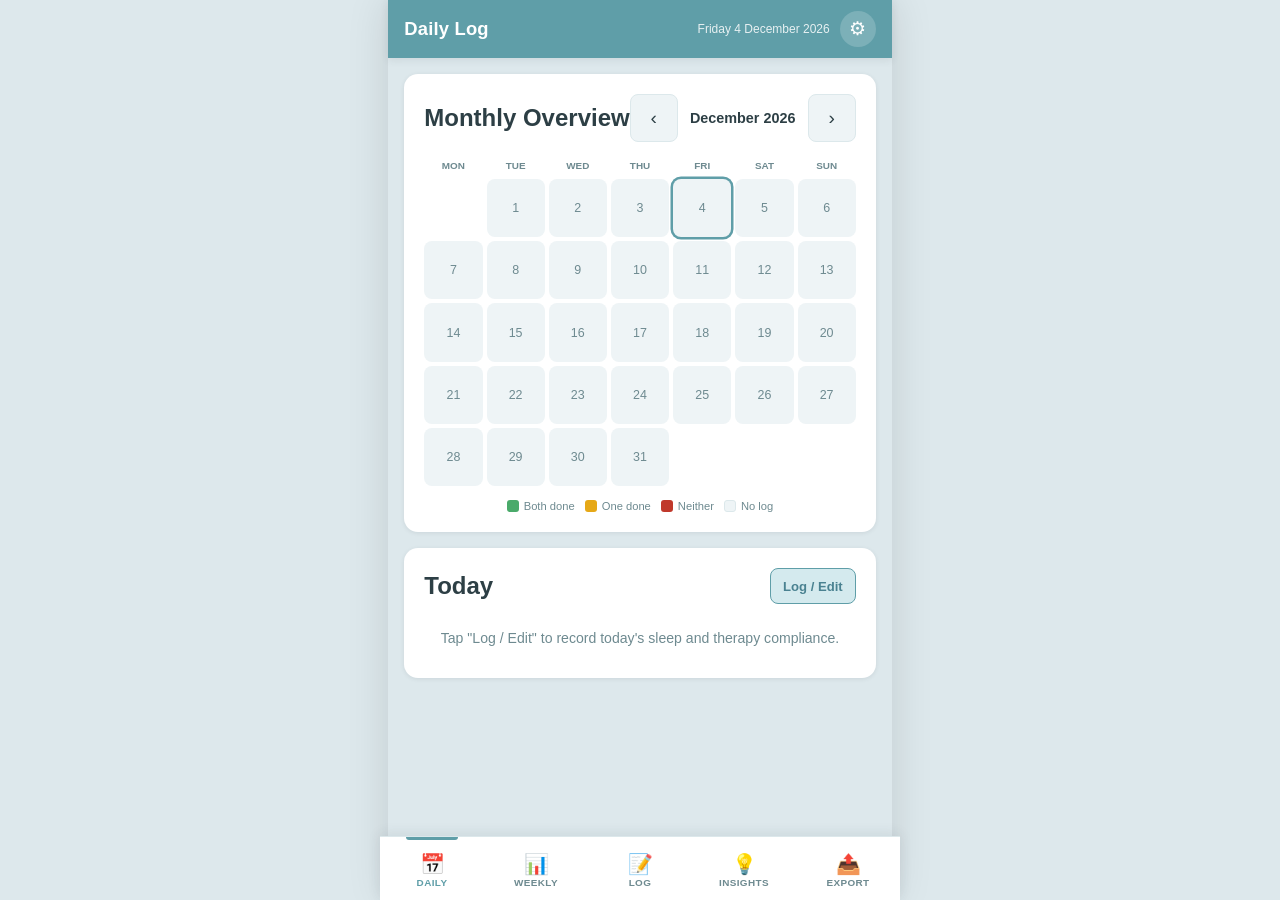
<file: index.html>
<!DOCTYPE html>
<html lang="en">
<head>
  <meta charset="UTF-8" />
  <meta name="viewport" content="width=device-width, initial-scale=1.0, viewport-fit=cover" />
  <meta name="theme-color" content="#5f9ea8" />
  <meta name="apple-mobile-web-app-capable" content="yes" />
  <meta name="apple-mobile-web-app-status-bar-style" content="default" />
  <meta name="apple-mobile-web-app-title" content="PPPD Tracker" />
  <meta name="description" content="PPPD symptom tracker — daily log, exercise tracking, insights" />
  <title>PPPD Tracker</title>
  <link rel="manifest" href="manifest.json" />
  <link rel="apple-touch-icon" href="icons/icon-192.png" />
  <link rel="stylesheet" href="style.css" />
</head>
<body>

  <div id="app">

    <!-- ── Header ── -->
    <header id="app-header">
      <div class="header-inner">
        <h1 id="header-title">Daily Log</h1>
        <div class="header-right">
          <span id="header-date"></span>
          <button id="btn-settings" type="button" aria-label="Settings" class="btn-icon">&#9881;</button>
        </div>
      </div>
    </header>

    <!-- ── Main Content ── -->
    <main id="main-content">

      <!-- ══ VIEW: Daily Log ══ -->
      <section id="view-daily" class="view active" aria-label="Daily log">

        <div class="card">
          <div class="section-heading">
            <h2>Monthly Overview</h2>
            <div class="cal-nav">
              <button id="daily-cal-prev" type="button" aria-label="Previous month">&#8249;</button>
              <span id="daily-cal-month-label"></span>
              <button id="daily-cal-next" type="button" aria-label="Next month">&#8250;</button>
            </div>
          </div>
          <div id="daily-calendar-grid" class="calendar-grid" role="grid" aria-label="Daily log calendar"></div>
          <div class="cal-legend">
            <span class="legend-item"><span class="legend-dot dot-comply-full"></span>Both done</span>
            <span class="legend-item"><span class="legend-dot dot-comply-partial"></span>One done</span>
            <span class="legend-item"><span class="legend-dot dot-comply-none"></span>Neither</span>
            <span class="legend-item"><span class="legend-dot dot-no-log"></span>No log</span>
          </div>
        </div>

        <div class="card">
          <div class="section-heading">
            <h2>Today</h2>
            <button id="btn-log-today" type="button" class="btn-small-primary">Log / Edit</button>
          </div>
          <div id="daily-today-summary">
            <p class="empty-state">Tap "Log / Edit" to record today's sleep and therapy compliance.</p>
          </div>
        </div>

      </section>

      <!-- ══ VIEW: Weekly Scores ══ -->
      <section id="view-weekly" class="view" aria-label="Weekly exercise scores">

        <div class="card">
          <div class="section-heading">
            <h2>Exercise Scores</h2>
            <div class="cal-nav">
              <button id="week-prev" type="button" aria-label="Previous week">&#8249;</button>
              <button id="week-next" type="button" aria-label="Next week">&#8250;</button>
            </div>
          </div>
          <p id="weekly-week-label" class="body-text"></p>
          <div id="weekly-exercises-list" class="weekly-exercises-list"></div>
          <div id="weekly-no-exercises" class="empty-state" style="display:none">
            No active exercises selected. Tap the settings icon to configure your exercise set.
          </div>
          <button id="btn-save-weekly" type="button" class="btn-primary">Save Scores</button>
        </div>

        <div class="card">
          <h2 class="section-heading">Score Trends</h2>
          <div class="chart-wrap chart-wrap-md">
            <canvas id="weekly-trend-chart" aria-label="Weekly exercise score trends"></canvas>
          </div>
          <p id="weekly-chart-empty" class="empty-state" style="display:none">Log scores for at least 2 weeks to see trends.</p>
          <div id="weekly-exercise-toggles" class="exercise-toggles" aria-label="Toggle exercise lines"></div>
        </div>

      </section>

      <!-- ══ VIEW: Episode Log ══ -->
      <section id="view-log" class="view" aria-label="Episode log">

        <div class="log-header-row">
          <div class="log-date-nav">
            <button id="log-date-prev" type="button" aria-label="Previous day">&#8249;</button>
            <span id="log-date-label" class="log-date-display"></span>
            <button id="log-date-next" type="button" aria-label="Next day">&#8250;</button>
          </div>
          <button id="btn-add-episode" type="button" class="btn-action-primary">+ Episode</button>
        </div>

        <div class="card">
          <h2 class="section-heading">Timeline</h2>
          <div id="log-timeline" class="timeline">
            <p class="empty-state">No episodes for this day.</p>
          </div>
        </div>

      </section>

      <!-- ══ VIEW: Insights ══ -->
      <section id="view-insights" class="view" aria-label="Insights">

        <div class="chart-range-btns" id="insights-range-btns">
          <button class="range-btn active" data-days="30" type="button">30 days</button>
          <button class="range-btn" data-days="90" type="button">90 days</button>
        </div>

        <div class="card">
          <h2 class="section-heading">Dizziness Trend (Total per Day)</h2>
          <p class="body-text">Sum of all episode intensities logged per day</p>
          <div class="chart-wrap">
            <canvas id="diz-trend-chart" aria-label="Total dizziness trend over time"></canvas>
          </div>
        </div>

        <div class="card">
          <h2 class="section-heading">Average Dizziness Trend</h2>
          <p class="body-text">Average episode intensity per day (scale 1–10)</p>
          <div class="chart-wrap">
            <canvas id="avg-diz-trend-chart" aria-label="Average dizziness trend over time"></canvas>
          </div>
        </div>

        <div class="card">
          <h2 class="section-heading">Sleep vs Next-Day Dizziness</h2>
          <p class="body-text">Night sleep hours correlated with next day's average dizziness</p>
          <div class="chart-wrap">
            <canvas id="sleep-diz-chart" aria-label="Sleep hours vs next day dizziness"></canvas>
          </div>
        </div>

        <div class="card">
          <h2 class="section-heading">Activity Patterns</h2>
          <p class="body-text">Average dizziness intensity by activity</p>
          <div class="chart-wrap chart-wrap-tall">
            <canvas id="activity-chart" aria-label="Average dizziness by activity type"></canvas>
          </div>
        </div>

        <div class="card">
          <h2 class="section-heading">Time of Day</h2>
          <p class="body-text">Average dizziness by time block · Morning 6–12h · Afternoon 12–17h · Evening 17–21h · Night 21–6h</p>
          <div class="chart-wrap">
            <canvas id="tod-chart" aria-label="Average dizziness by time of day"></canvas>
          </div>
        </div>

        <div class="card">
          <h2 class="section-heading">Compliance Streak</h2>
          <div id="compliance-streak-display" class="streak-display"></div>
          <p class="body-text" style="margin-top:8px;margin-bottom:4px">Last 90 days</p>
          <div class="heatmap-wrap">
            <canvas id="compliance-heatmap" aria-label="90-day compliance heatmap"></canvas>
          </div>
          <div class="cal-legend" style="margin-top:8px">
            <span class="legend-item"><span class="legend-dot dot-comply-full"></span>Both done</span>
            <span class="legend-item"><span class="legend-dot dot-comply-partial"></span>One done</span>
            <span class="legend-item"><span class="legend-dot dot-comply-none"></span>Neither</span>
            <span class="legend-item"><span class="legend-dot dot-no-log"></span>No log</span>
          </div>
        </div>

        <div class="card">
          <h2 class="section-heading">Weekly Exercise Score Trends</h2>
          <div class="chart-wrap chart-wrap-md">
            <canvas id="exercise-trends-chart" aria-label="Weekly exercise score trends per exercise"></canvas>
          </div>
          <p id="exercise-trends-empty" class="empty-state" style="display:none">Log weekly scores for at least 2 weeks to see trends.</p>
          <div id="insights-exercise-toggles" class="exercise-toggles" aria-label="Toggle exercise lines"></div>
        </div>

      </section>

      <!-- ══ VIEW: Export ══ -->
      <section id="view-export" class="view" aria-label="Export">

        <div class="card">
          <h2 class="section-heading">Export Episodes</h2>
          <p class="body-text">Continuous log (dizziness, walk, meditation, nap).</p>
          <div class="export-options">
            <button class="export-btn" data-type="episodes" data-days="30" type="button">
              <span class="export-icon">&#128171;</span>
              <div><strong>Last 30 Days</strong><span>Episodes CSV</span></div>
            </button>
            <button class="export-btn" data-type="episodes" data-days="90" type="button">
              <span class="export-icon">&#128171;</span>
              <div><strong>Last 90 Days</strong><span>Episodes CSV</span></div>
            </button>
            <button class="export-btn" data-type="episodes" data-days="0" type="button">
              <span class="export-icon">&#128171;</span>
              <div><strong>All Time</strong><span>Episodes CSV</span></div>
            </button>
          </div>
        </div>

        <div class="card">
          <h2 class="section-heading">Export Daily Log</h2>
          <p class="body-text">Sleep, nap, and therapy compliance data.</p>
          <div class="export-options">
            <button class="export-btn" data-type="daily" data-days="30" type="button">
              <span class="export-icon">&#127769;</span>
              <div><strong>Last 30 Days</strong><span>Daily Log CSV</span></div>
            </button>
            <button class="export-btn" data-type="daily" data-days="90" type="button">
              <span class="export-icon">&#127769;</span>
              <div><strong>Last 90 Days</strong><span>Daily Log CSV</span></div>
            </button>
            <button class="export-btn" data-type="daily" data-days="0" type="button">
              <span class="export-icon">&#127769;</span>
              <div><strong>All Time</strong><span>Daily Log CSV</span></div>
            </button>
          </div>
        </div>

        <div class="card">
          <h2 class="section-heading">Export Weekly Scores</h2>
          <p class="body-text">Exercise dizziness scores by week.</p>
          <div class="export-options">
            <button class="export-btn" data-type="weekly" data-days="0" type="button">
              <span class="export-icon">&#128202;</span>
              <div><strong>All Weeks</strong><span>Weekly Scores CSV</span></div>
            </button>
          </div>
        </div>

        <div class="card">
          <h2 class="section-heading">Backup &amp; Restore</h2>
          <p class="body-text">Use this to transfer all your data to a new device or PWA install.</p>
          <div class="export-options">
            <button id="backup-btn" type="button">
              <span class="export-icon">&#128190;</span>
              <div><strong>Backup All Data</strong><span>Save as JSON file</span></div>
            </button>
          </div>
          <div style="margin-top:12px">
            <label class="body-text" style="display:block;margin-bottom:6px">Restore from backup file:</label>
            <input type="file" id="restore-file-input" accept=".json" style="font-size:14px;width:100%">
            <button id="restore-btn" type="button" class="btn-secondary" style="margin-top:8px;width:100%">Restore Data</button>
          </div>
        </div>

        <div class="card">
          <h2 class="section-heading">Data Management</h2>
          <p class="body-text">All data is stored privately on this device only.</p>
          <div id="data-stats" class="data-stats"></div>
          <button id="clear-data-btn" type="button" class="btn-danger">Clear All Data</button>
        </div>

      </section>

    </main>

    <!-- ── Bottom Navigation ── -->
    <nav id="bottom-nav" aria-label="Main navigation">
      <button class="nav-btn active" data-view="daily" type="button">
        <span class="nav-icon">&#128197;</span>
        <span class="nav-label">Daily</span>
      </button>
      <button class="nav-btn" data-view="weekly" type="button">
        <span class="nav-icon">&#128202;</span>
        <span class="nav-label">Weekly</span>
      </button>
      <button class="nav-btn" data-view="log" type="button">
        <span class="nav-icon">&#128221;</span>
        <span class="nav-label">Log</span>
      </button>
      <button class="nav-btn" data-view="insights" type="button">
        <span class="nav-icon">&#128161;</span>
        <span class="nav-label">Insights</span>
      </button>
      <button class="nav-btn" data-view="export" type="button">
        <span class="nav-icon">&#128228;</span>
        <span class="nav-label">Export</span>
      </button>
    </nav>

  </div><!-- /#app -->

  <!-- ── Sheet Overlay ── -->
  <div id="sheet-overlay" class="sheet-overlay hidden"></div>

  <!-- ── Daily Log Sheet ── -->
  <div id="sheet-daily" class="form-sheet hidden" role="dialog" aria-modal="true" aria-label="Log daily data">
    <div class="sheet-handle"></div>
    <h3 class="sheet-title" id="daily-sheet-title">Daily Log</h3>

    <div class="sheet-section-header">Sleep Last Night</div>

    <div class="sheet-field">
      <label class="field-label">Hours (0 – 12 h)</label>
      <div class="stepper-row">
        <button type="button" id="daily-sleep-minus" class="stepper-btn" aria-label="Decrease hours">&#8722;</button>
        <span id="daily-sleep-display" class="stepper-val">7.0 h</span>
        <button type="button" id="daily-sleep-plus" class="stepper-btn" aria-label="Increase hours">+</button>
      </div>
    </div>

    <div class="sheet-field">
      <span class="field-label">Quality</span>
      <div class="star-row" id="daily-sleep-quality" role="group" aria-label="Sleep quality 1 to 5">
        <button class="star" data-value="1" type="button" aria-label="1 star">&#9733;</button>
        <button class="star" data-value="2" type="button" aria-label="2 stars">&#9733;</button>
        <button class="star" data-value="3" type="button" aria-label="3 stars">&#9733;</button>
        <button class="star" data-value="4" type="button" aria-label="4 stars">&#9733;</button>
        <button class="star" data-value="5" type="button" aria-label="5 stars">&#9733;</button>
      </div>
    </div>

    <div class="sheet-field">
      <label class="field-label" for="daily-sleep-notes">Notes <span class="optional">(optional)</span></label>
      <textarea id="daily-sleep-notes" rows="2" placeholder="Any observations about last night's sleep…"></textarea>
    </div>

    <div class="sheet-section-header">Afternoon Nap</div>

    <div class="sheet-field">
      <label class="checkbox-label">
        <input type="checkbox" id="daily-nap-toggle" />
        <span>Logged an afternoon nap</span>
      </label>
    </div>

    <div id="daily-nap-wrap" class="sheet-field" style="display:none">
      <label class="field-label">Duration (0.5 – 4 h)</label>
      <div class="stepper-row">
        <button type="button" id="daily-nap-minus" class="stepper-btn" aria-label="Decrease duration">&#8722;</button>
        <span id="daily-nap-display" class="stepper-val">1.0 h</span>
        <button type="button" id="daily-nap-plus" class="stepper-btn" aria-label="Increase duration">+</button>
      </div>
    </div>

    <div class="sheet-section-header">Therapy Compliance</div>

    <div class="sheet-field compliance-checks">
      <label class="checkbox-label">
        <input type="checkbox" id="daily-exercises-done" />
        <span>Did exercises today</span>
      </label>
      <label class="checkbox-label">
        <input type="checkbox" id="daily-video-done" />
        <span>Watched therapy video today</span>
      </label>
    </div>

    <div id="daily-exercise-checklist-wrap" class="sheet-field" style="display:none">
      <span class="field-label">Which exercises? <span class="optional">(untick any you skipped)</span></span>
      <div id="daily-exercise-checklist" class="exercise-checklist"></div>
    </div>

    <div class="sheet-actions">
      <button type="button" id="daily-cancel" class="btn-secondary">Cancel</button>
      <button type="button" id="daily-save" class="btn-primary">Save</button>
    </div>
  </div>

  <!-- ── Episode Sheet ── -->
  <div id="sheet-episode" class="form-sheet hidden" role="dialog" aria-modal="true" aria-label="Log episode">
    <div class="sheet-handle"></div>
    <h3 class="sheet-title" id="ep-sheet-title">Log Episode</h3>

    <div class="sheet-field">
      <span class="field-label">Type</span>
      <div class="episode-type-grid" id="ep-type-selector" role="group" aria-label="Episode type">
        <button class="type-btn active" data-type="dizziness" type="button">&#127744; Dizziness</button>
        <button class="type-btn" data-type="meditation" type="button">&#129307; Meditation</button>
        <button class="type-btn" data-type="walk" type="button">&#128694; Walk</button>
        <button class="type-btn" data-type="nap" type="button">&#128564; Nap</button>
      </div>
    </div>

    <div class="sheet-field">
      <label class="field-label" for="ep-time">Time</label>
      <input type="time" id="ep-time" />
    </div>

    <!-- Dizziness fields -->
    <div id="ep-dizziness-fields">
      <div class="sheet-field">
        <label class="field-label" for="ep-intensity">
          Intensity
          <span class="value-badge" id="ep-intensity-badge">5</span>
        </label>
        <div class="slider-track">
          <input type="range" id="ep-intensity" min="1" max="10" value="5" step="1"
            aria-valuemin="1" aria-valuemax="10" />
          <div class="slider-labels"><span>1 &#8212; Mild</span><span>10 &#8212; Severe</span></div>
        </div>
      </div>

      <div class="sheet-field">
        <label class="field-label" for="ep-stress">
          Stress
          <span class="value-badge" id="ep-stress-badge">5</span>
        </label>
        <div class="slider-track">
          <input type="range" id="ep-stress" min="1" max="10" value="5" step="1"
            aria-valuemin="1" aria-valuemax="10" />
          <div class="slider-labels"><span>1 &#8212; Calm</span><span>10 &#8212; Very stressed</span></div>
        </div>
      </div>

      <div class="sheet-field">
        <span class="field-label">Activity <span class="optional">(optional)</span></span>
        <div class="chip-grid" id="ep-activity-chips" role="group" aria-label="Select activity"></div>
      </div>

      <div class="sheet-field">
        <label class="field-label" for="ep-notes-diz">Notes <span class="optional">(optional)</span></label>
        <textarea id="ep-notes-diz" rows="2" placeholder="Any observations…"></textarea>
      </div>
    </div>

    <!-- Nap fields -->
    <div id="ep-nap-fields" style="display:none">
      <div class="sheet-field">
        <label class="field-label">Duration (0.5 – 4 h)</label>
        <div class="stepper-row">
          <button type="button" id="ep-nap-minus" class="stepper-btn" aria-label="Decrease duration">&#8722;</button>
          <span id="ep-nap-display" class="stepper-val">1.0 h</span>
          <button type="button" id="ep-nap-plus" class="stepper-btn" aria-label="Increase duration">+</button>
        </div>
      </div>
      <div class="sheet-field">
        <label class="field-label" for="ep-notes-nap">Notes <span class="optional">(optional)</span></label>
        <textarea id="ep-notes-nap" rows="2" placeholder="Any observations…"></textarea>
      </div>
    </div>

    <!-- Meditation / Walk notes -->
    <div id="ep-simple-fields" style="display:none">
      <div class="sheet-field">
        <label class="field-label" for="ep-notes-simple">Notes <span class="optional">(optional)</span></label>
        <textarea id="ep-notes-simple" rows="2" placeholder="Any observations…"></textarea>
      </div>
    </div>

    <div class="sheet-actions">
      <button type="button" id="ep-cancel" class="btn-secondary">Cancel</button>
      <button type="button" id="ep-save" class="btn-primary">Save Episode</button>
    </div>
  </div>

  <!-- ── Settings Sheet ── -->
  <div id="sheet-settings" class="form-sheet hidden" role="dialog" aria-modal="true" aria-label="Settings">
    <div class="sheet-handle"></div>
    <h3 class="sheet-title">Exercise Settings</h3>
    <p class="body-text">Select which exercises are in your current active set. These appear in your daily compliance log and weekly scoring.</p>

    <div class="sheet-field">
      <span class="field-label">Active Exercises (select 1&#8202;&#8211;&#8202;12)</span>
      <div id="settings-exercise-grid" class="settings-exercise-grid">
        <!-- Generated by JS -->
      </div>
    </div>

    <div class="sheet-actions">
      <button type="button" id="settings-cancel" class="btn-secondary">Cancel</button>
      <button type="button" id="settings-save" class="btn-primary">Save Settings</button>
    </div>
  </div>

  <!-- ── Confirmation Modal ── -->
  <div id="modal-overlay" class="modal-overlay hidden" role="dialog" aria-modal="true" aria-labelledby="modal-title">
    <div class="modal">
      <h3 id="modal-title">Are you sure?</h3>
      <p id="modal-body"></p>
      <div class="modal-actions">
        <button id="modal-cancel"  type="button" class="btn-secondary">Cancel</button>
        <button id="modal-confirm" type="button" class="btn-danger">Confirm</button>
      </div>
    </div>
  </div>

  <script src="app.js"></script>
</body>
</html>
</file>
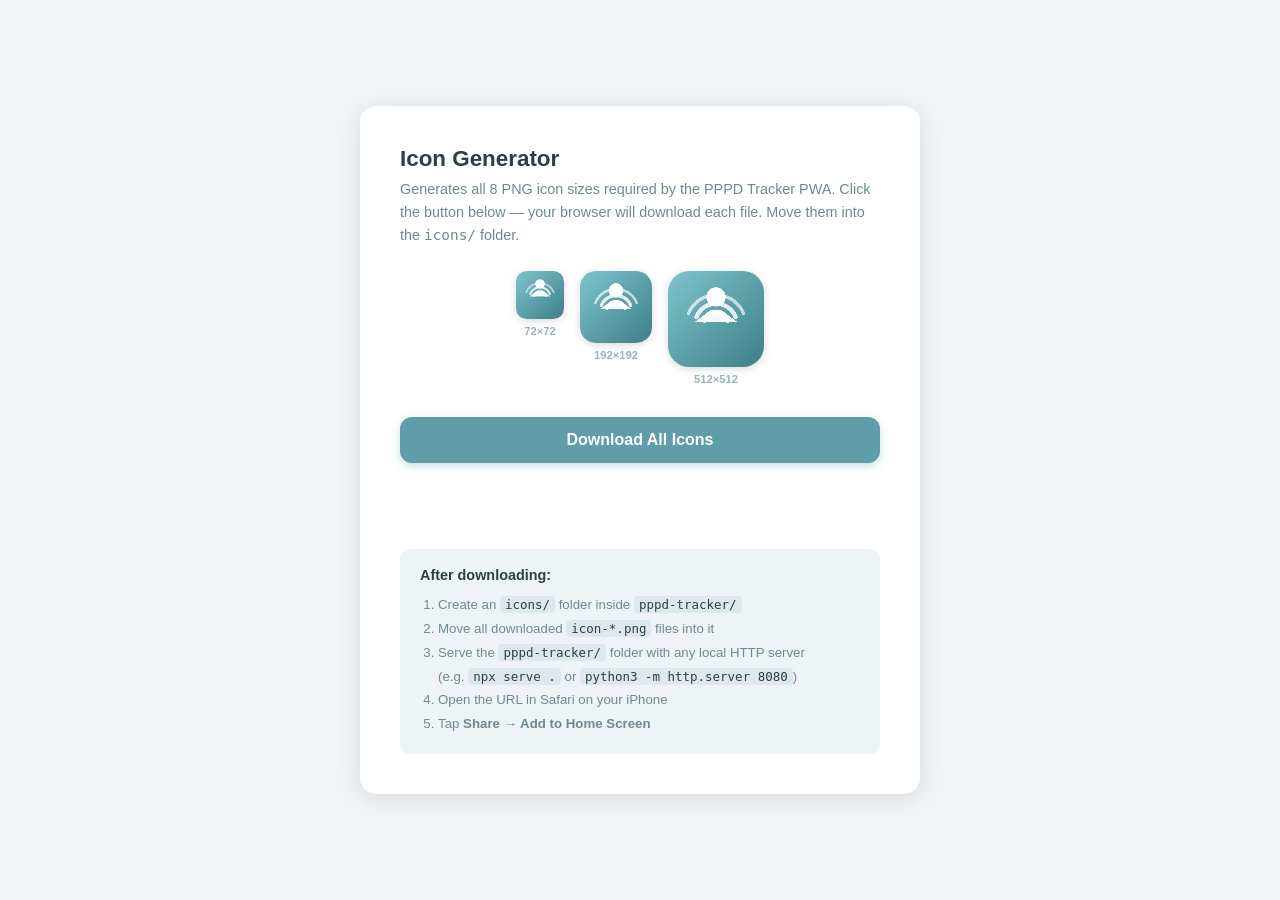
<file: generate-icons.html>
<!DOCTYPE html>
<html lang="en">
<head>
  <meta charset="UTF-8" />
  <meta name="viewport" content="width=device-width, initial-scale=1.0" />
  <title>PPPD Tracker — Icon Generator</title>
  <style>
    *, *::before, *::after { box-sizing: border-box; margin: 0; padding: 0; }

    body {
      font-family: -apple-system, BlinkMacSystemFont, 'Segoe UI', sans-serif;
      background: #f0f4f6;
      color: #2d3f45;
      min-height: 100vh;
      display: flex;
      align-items: center;
      justify-content: center;
      padding: 32px 16px;
    }

    .container {
      background: #fff;
      border-radius: 16px;
      padding: 40px;
      max-width: 560px;
      width: 100%;
      box-shadow: 0 4px 24px rgba(0,0,0,0.10);
    }

    h1 { font-size: 1.4rem; margin-bottom: 6px; color: #2d3f45; }
    p  { font-size: 0.9rem; color: #6e8a90; line-height: 1.6; margin-bottom: 24px; }

    /* ── Preview grid ── */
    .preview-grid {
      display: flex;
      flex-wrap: wrap;
      gap: 16px;
      justify-content: center;
      margin-bottom: 32px;
    }

    .preview-item {
      display: flex;
      flex-direction: column;
      align-items: center;
      gap: 6px;
    }

    .preview-item canvas {
      border-radius: calc(var(--sz) * 0.22px);
      box-shadow: 0 2px 8px rgba(0,0,0,0.15);
      display: block;
    }

    .preview-item span {
      font-size: 0.7rem;
      color: #9ab4ba;
      font-weight: 600;
    }

    /* ── Buttons ── */
    .btn-row {
      display: flex;
      flex-direction: column;
      gap: 12px;
    }

    button {
      font-family: inherit;
      font-size: 1rem;
      font-weight: 600;
      border: none;
      border-radius: 12px;
      padding: 14px 24px;
      cursor: pointer;
      transition: opacity 0.15s, transform 0.1s;
    }

    button:active { transform: scale(0.97); }

    .btn-primary {
      background: #5f9ea8;
      color: #fff;
      box-shadow: 0 3px 10px rgba(95,158,168,0.35);
    }

    .btn-primary:hover { background: #4a8291; }
    .btn-primary:disabled { opacity: 0.55; cursor: not-allowed; }

    .status {
      font-size: 0.85rem;
      color: #5f9ea8;
      font-weight: 600;
      text-align: center;
      min-height: 22px;
    }

    /* ── Instructions ── */
    .instructions {
      margin-top: 28px;
      background: #eef4f6;
      border-radius: 10px;
      padding: 18px 20px;
    }

    .instructions h2 {
      font-size: 0.9rem;
      margin-bottom: 10px;
      color: #2d3f45;
    }

    .instructions ol {
      font-size: 0.83rem;
      color: #6e8a90;
      line-height: 1.8;
      padding-left: 18px;
    }

    .instructions code {
      font-family: 'SF Mono', Menlo, monospace;
      font-size: 0.78rem;
      background: #dce8eb;
      padding: 1px 5px;
      border-radius: 4px;
      color: #2d3f45;
    }
  </style>
</head>
<body>
<div class="container">
  <h1>Icon Generator</h1>
  <p>Generates all 8 PNG icon sizes required by the PPPD Tracker PWA. Click the button below — your browser will download each file. Move them into the <code>icons/</code> folder.</p>

  <div class="preview-grid" id="preview-grid"></div>

  <div class="btn-row">
    <button class="btn-primary" id="download-btn">Download All Icons</button>
    <p class="status" id="status"></p>
  </div>

  <div class="instructions">
    <h2>After downloading:</h2>
    <ol>
      <li>Create an <code>icons/</code> folder inside <code>pppd-tracker/</code></li>
      <li>Move all downloaded <code>icon-*.png</code> files into it</li>
      <li>Serve the <code>pppd-tracker/</code> folder with any local HTTP server<br>
          (e.g. <code>npx serve .</code> or <code>python3 -m http.server 8080</code>)</li>
      <li>Open the URL in Safari on your iPhone</li>
      <li>Tap <strong>Share → Add to Home Screen</strong></li>
    </ol>
  </div>
</div>

<script>
  'use strict';

  /* ── Icon sizes to generate ── */
  const SIZES = [72, 96, 128, 144, 152, 180, 192, 512];

  /* ══════════════════════════════════════════
     ICON DRAWING FUNCTION
     Design: teal gradient rounded-square,
     white person silhouette above three
     dizziness-wave arcs.
     ══════════════════════════════════════════ */
  function drawIcon(canvas, size) {
    const ctx = canvas.getContext('2d');
    canvas.width  = size;
    canvas.height = size;

    const s  = size;          // alias for brevity
    const cx = s / 2;
    const cy = s / 2;

    // ── Background: rounded square with teal gradient ──
    const radius = s * 0.22;
    roundRect(ctx, 0, 0, s, s, radius);

    const bgGrad = ctx.createLinearGradient(0, 0, s, s);
    bgGrad.addColorStop(0, '#7fc4cc');
    bgGrad.addColorStop(1, '#3d7f8a');
    ctx.fillStyle = bgGrad;
    ctx.fill();

    // ── Safe-zone content area (maskable-friendly: 80% of size) ──
    // All drawing within inner 80% is visible even if masked
    const draw = {
      cx,
      // Shift centre slightly upward so figure reads centrally
      top:  s * 0.17,
    };

    // ── Head ──
    const headR = s * 0.10;
    const headY = draw.top + headR;
    ctx.beginPath();
    ctx.arc(cx, headY, headR, 0, Math.PI * 2);
    ctx.fillStyle = '#ffffff';
    ctx.fill();

    // ── Neck + shoulders (simple trapezoid) ──
    const shoulderY = headY + headR + s * 0.04;
    const neckW     = s * 0.06;
    const shoulderW = s * 0.22;
    const bodyH     = s * 0.12;

    ctx.beginPath();
    ctx.moveTo(cx - neckW,     shoulderY);
    ctx.lineTo(cx + neckW,     shoulderY);
    ctx.lineTo(cx + shoulderW, shoulderY + bodyH);
    ctx.lineTo(cx - shoulderW, shoulderY + bodyH);
    ctx.closePath();
    ctx.fillStyle = 'rgba(255,255,255,0.92)';
    ctx.fill();

    // ── Three dizziness-wave arcs below the figure ──
    // Arcs curve upward (open-top) — like radio waves / ripple rings
    const waveBaseY = shoulderY + bodyH + s * 0.03;
    const arcGap    = s * 0.09;

    ctx.lineCap     = 'round';
    ctx.strokeStyle = '#ffffff';

    for (let i = 0; i < 3; i++) {
      const arcR   = s * 0.13 + i * arcGap;
      const lw     = s * 0.055 - i * (s * 0.01);
      const sweep  = 0.38; // radians to trim from each end (soften tips)

      ctx.lineWidth = Math.max(lw, s * 0.025);
      ctx.globalAlpha = 1 - i * 0.18;

      ctx.beginPath();
      // Arc opening upward: from (PI + sweep) to (2PI - sweep)
      ctx.arc(cx, waveBaseY, arcR, Math.PI + sweep, Math.PI * 2 - sweep);
      ctx.stroke();
    }

    ctx.globalAlpha = 1;
  }

  /* Reusable rounded-rectangle path */
  function roundRect(ctx, x, y, w, h, r) {
    ctx.beginPath();
    ctx.moveTo(x + r, y);
    ctx.lineTo(x + w - r, y);
    ctx.quadraticCurveTo(x + w, y,     x + w, y + r);
    ctx.lineTo(x + w, y + h - r);
    ctx.quadraticCurveTo(x + w, y + h, x + w - r, y + h);
    ctx.lineTo(x + r, y + h);
    ctx.quadraticCurveTo(x, y + h,     x, y + h - r);
    ctx.lineTo(x, y + r);
    ctx.quadraticCurveTo(x, y,         x + r, y);
    ctx.closePath();
  }

  /* ── Build preview grid ── */
  function buildPreviews() {
    const grid = document.getElementById('preview-grid');

    // Show three representative preview sizes
    const previewSizes = [72, 192, 512];

    previewSizes.forEach(size => {
      const displaySize = size === 512 ? 96 : size === 192 ? 72 : 48;

      const item = document.createElement('div');
      item.className = 'preview-item';
      item.style.setProperty('--sz', displaySize);

      const canvas = document.createElement('canvas');
      drawIcon(canvas, size);

      // Scale down via CSS for display
      canvas.style.width  = displaySize + 'px';
      canvas.style.height = displaySize + 'px';

      const label = document.createElement('span');
      label.textContent = `${size}×${size}`;

      item.appendChild(canvas);
      item.appendChild(label);
      grid.appendChild(item);
    });
  }

  /* ── Download helpers ── */
  function canvasToBlob(canvas) {
    return new Promise(resolve => canvas.toBlob(resolve, 'image/png'));
  }

  async function downloadIcon(size, index) {
    const canvas = document.createElement('canvas');
    drawIcon(canvas, size);

    // Small stagger so browsers don't block simultaneous downloads
    await new Promise(r => setTimeout(r, index * 120));

    const blob = await canvasToBlob(canvas);
    const url  = URL.createObjectURL(blob);
    const a    = document.createElement('a');
    a.href     = url;
    a.download = `icon-${size}.png`;
    document.body.appendChild(a);
    a.click();
    document.body.removeChild(a);
    URL.revokeObjectURL(url);
  }

  /* ── Download button ── */
  document.getElementById('download-btn').addEventListener('click', async () => {
    const btn    = document.getElementById('download-btn');
    const status = document.getElementById('status');

    btn.disabled    = true;
    status.textContent = 'Generating…';

    try {
      await Promise.all(SIZES.map((size, i) => downloadIcon(size, i)));
      status.textContent = `✓ ${SIZES.length} icons downloaded! Move them into the icons/ folder.`;
    } catch (err) {
      status.textContent = 'Something went wrong — try again.';
      console.error(err);
    } finally {
      btn.disabled = false;
    }
  });

  buildPreviews();
</script>
</body>
</html>
</file>
<file: style.css>
/* ═══════════════════════════════════════════
   PPPD Tracker — Stylesheet
   Calming, mobile-first, large tap targets
   ═══════════════════════════════════════════ */

/* ── Custom Properties ── */
:root {
  /* Brand palette — soft teal */
  --clr-primary:       #5f9ea8;
  --clr-primary-dark:  #4a8291;
  --clr-primary-light: #d4eaee;
  --clr-accent:        #8fbc8f;   /* soft sage green */

  /* Backgrounds */
  --clr-bg:            #f2f6f8;
  --clr-surface:       #ffffff;
  --clr-surface-2:     #eef4f6;

  /* Text */
  --clr-text:          #2d3f45;
  --clr-text-muted:    #6e8a90;
  --clr-text-light:    #9ab4ba;

  /* Dizziness intensity scale */
  --clr-diz-1:  #7cc47c;
  --clr-diz-3:  #a8c96a;
  --clr-diz-4:  #d4c84a;
  --clr-diz-6:  #f0a93a;
  --clr-diz-8:  #e07030;
  --clr-diz-10: #c0392b;

  /* Compliance calendar colors */
  --clr-comply-full:    #4aaa6a;  /* green — both done */
  --clr-comply-partial: #e6a817;  /* amber — one done */
  --clr-comply-none:    #c0392b;  /* red — neither done */

  /* UI chrome */
  --clr-border:        #dce8eb;
  --clr-shadow:        rgba(45, 63, 69, 0.10);
  --clr-danger:        #c0392b;
  --clr-danger-light:  #fdecea;

  /* Stars */
  --clr-star-on:       #f5c842;
  --clr-star-off:      #dce8eb;

  /* Sizing */
  --radius-sm:   8px;
  --radius-md:   14px;
  --radius-lg:   20px;
  --tap-min:     48px;

  /* Nav */
  --nav-height:    64px;
  --header-height: 58px;

  /* Spacing */
  --gap:      16px;
  --card-pad: 20px;

  /* Typography */
  --font: -apple-system, BlinkMacSystemFont, 'Segoe UI', Roboto, Helvetica, Arial, sans-serif;
}

/* ── Reset ── */
*, *::before, *::after {
  box-sizing: border-box;
  margin: 0;
  padding: 0;
  -webkit-tap-highlight-color: transparent;
}

html {
  font-size: 16px;
  -webkit-text-size-adjust: 100%;
  height: 100%;
}

body {
  font-family: var(--font);
  background: var(--clr-bg);
  color: var(--clr-text);
  height: 100%;
  overscroll-behavior: none;
}

/* ── App Shell ── */
#app {
  display: flex;
  flex-direction: column;
  height: 100dvh;
  max-width: 520px;
  margin: 0 auto;
  position: relative;
}

/* ── Header ── */
#app-header {
  flex-shrink: 0;
  background: var(--clr-primary);
  color: #fff;
  height: var(--header-height);
  padding: 0 var(--gap);
  padding-top: env(safe-area-inset-top);
  display: flex;
  align-items: center;
  box-shadow: 0 2px 8px var(--clr-shadow);
  z-index: 10;
}

.header-inner {
  display: flex;
  align-items: center;
  justify-content: space-between;
  width: 100%;
  gap: 8px;
}

#app-header h1 {
  font-size: 1.15rem;
  font-weight: 600;
  letter-spacing: 0.01em;
  flex: 1;
}

.header-right {
  display: flex;
  align-items: center;
  gap: 10px;
  flex-shrink: 0;
}

#header-date {
  font-size: 0.75rem;
  opacity: 0.85;
}

.btn-icon {
  background: rgba(255,255,255,0.18);
  border: none;
  border-radius: 50%;
  color: #fff;
  font-size: 1.2rem;
  width: 36px;
  height: 36px;
  display: grid;
  place-items: center;
  cursor: pointer;
  transition: background 0.15s;
  line-height: 1;
}

.btn-icon:hover { background: rgba(255,255,255,0.3); }

/* ── Main Content ── */
#main-content {
  flex: 1;
  overflow-y: auto;
  -webkit-overflow-scrolling: touch;
  padding: var(--gap) var(--gap) calc(var(--nav-height) + var(--gap) + env(safe-area-inset-bottom));
  display: flex;
  flex-direction: column;
  gap: var(--gap);
}

/* ── Views ── */
.view {
  display: none;
  flex-direction: column;
  gap: var(--gap);
  animation: fadeIn 0.18s ease;
}

.view.active {
  display: flex;
}

@keyframes fadeIn {
  from { opacity: 0; transform: translateY(4px); }
  to   { opacity: 1; transform: translateY(0); }
}

/* ── Cards ── */
.card {
  background: var(--clr-surface);
  border-radius: var(--radius-md);
  padding: var(--card-pad);
  box-shadow: 0 1px 4px var(--clr-shadow);
  display: flex;
  flex-direction: column;
  gap: 14px;
}

/* ── Section Headings ── */
.section-heading {
  font-size: 1rem;
  font-weight: 600;
  color: var(--clr-text);
  display: flex;
  align-items: center;
  justify-content: space-between;
}

h2.section-heading { margin-bottom: 2px; }

/* ── Field Labels ── */
.field-label {
  display: flex;
  align-items: center;
  justify-content: space-between;
  font-size: 0.95rem;
  font-weight: 600;
  color: var(--clr-text);
}

.optional {
  font-size: 0.75rem;
  font-weight: 400;
  color: var(--clr-text-muted);
}

/* ── Value Badge ── */
.value-badge {
  background: var(--clr-primary);
  color: #fff;
  font-size: 0.9rem;
  font-weight: 700;
  min-width: 34px;
  height: 34px;
  border-radius: 50%;
  display: grid;
  place-items: center;
  transition: background 0.2s;
  flex-shrink: 0;
}

/* ── Sliders ── */
.slider-track {
  display: flex;
  flex-direction: column;
  gap: 6px;
}

input[type="range"] {
  -webkit-appearance: none;
  appearance: none;
  width: 100%;
  height: 8px;
  border-radius: 4px;
  background: var(--clr-primary-light);
  outline: none;
  cursor: pointer;
}

input[type="range"]::-webkit-slider-thumb {
  -webkit-appearance: none;
  appearance: none;
  width: 28px;
  height: 28px;
  border-radius: 50%;
  background: var(--clr-primary);
  box-shadow: 0 2px 6px rgba(0,0,0,0.2);
  cursor: pointer;
  transition: transform 0.1s;
}

input[type="range"]:active::-webkit-slider-thumb { transform: scale(1.15); }

.slider-labels {
  display: flex;
  justify-content: space-between;
  font-size: 0.72rem;
  color: var(--clr-text-muted);
}

/* ── Stepper ── */
.stepper-row {
  display: flex;
  align-items: center;
  gap: 10px;
}

.stepper-btn {
  font-family: var(--font);
  font-size: 1.4rem;
  font-weight: 600;
  color: var(--clr-primary-dark);
  background: var(--clr-primary-light);
  border: 1.5px solid var(--clr-primary);
  border-radius: var(--radius-sm);
  width: 48px;
  height: 48px;
  display: grid;
  place-items: center;
  cursor: pointer;
  transition: background 0.15s, color 0.15s;
  flex-shrink: 0;
  line-height: 1;
}

.stepper-btn:hover  { background: var(--clr-primary); color: #fff; }
.stepper-btn:active { transform: scale(0.94); }

.stepper-val {
  font-size: 1.5rem;
  font-weight: 700;
  color: var(--clr-primary-dark);
  min-width: 80px;
  text-align: center;
  flex: 1;
}

/* ── Checkbox Label ── */
.checkbox-label {
  display: flex;
  align-items: center;
  gap: 12px;
  font-size: 0.95rem;
  color: var(--clr-text);
  cursor: pointer;
  min-height: var(--tap-min);
  padding: 4px 0;
}

.checkbox-label input[type="checkbox"] {
  width: 24px;
  height: 24px;
  accent-color: var(--clr-primary);
  cursor: pointer;
  flex-shrink: 0;
  border-radius: 4px;
}

.compliance-checks {
  gap: 4px;
}

/* ── Sheet Section Header ── */
.sheet-section-header {
  font-size: 0.72rem;
  font-weight: 700;
  text-transform: uppercase;
  letter-spacing: 0.07em;
  color: var(--clr-primary-dark);
  background: var(--clr-primary-light);
  padding: 6px 10px;
  border-radius: var(--radius-sm);
  margin-top: 4px;
}

/* ── Exercise Checklist ── */
.exercise-checklist {
  display: flex;
  flex-direction: column;
  gap: 4px;
  max-height: 250px;
  overflow-y: auto;
  background: var(--clr-surface-2);
  border-radius: var(--radius-sm);
  padding: 8px;
}

.exercise-check-item {
  display: flex;
  align-items: center;
  gap: 10px;
  font-size: 0.9rem;
  color: var(--clr-text);
  padding: 8px 4px;
  cursor: pointer;
  min-height: 40px;
}

.exercise-check-item input[type="checkbox"] {
  width: 20px;
  height: 20px;
  accent-color: var(--clr-primary);
  cursor: pointer;
  flex-shrink: 0;
}

/* ── Chip Grid ── */
.chip-grid {
  display: flex;
  flex-wrap: wrap;
  gap: 8px;
}

.chip {
  font-family: var(--font);
  font-size: 0.82rem;
  font-weight: 500;
  padding: 8px 12px;
  border-radius: 100px;
  border: 1.5px solid var(--clr-border);
  background: var(--clr-surface-2);
  color: var(--clr-text);
  cursor: pointer;
  min-height: 44px;
  display: flex;
  align-items: center;
  gap: 4px;
  transition: background 0.15s, border-color 0.15s, color 0.15s;
  line-height: 1;
}

.chip:hover { border-color: var(--clr-primary); }

.chip.selected {
  background: var(--clr-primary);
  border-color: var(--clr-primary);
  color: #fff;
}

/* ── Episode Type Selector ── */
.episode-type-grid {
  display: grid;
  grid-template-columns: 1fr 1fr;
  gap: 8px;
}

.type-btn {
  font-family: var(--font);
  font-size: 0.9rem;
  font-weight: 600;
  padding: 14px 8px;
  border-radius: var(--radius-sm);
  border: 1.5px solid var(--clr-border);
  background: var(--clr-surface-2);
  color: var(--clr-text-muted);
  cursor: pointer;
  text-align: center;
  min-height: var(--tap-min);
  transition: background 0.15s, border-color 0.15s, color 0.15s;
}

.type-btn.active {
  background: var(--clr-primary);
  border-color: var(--clr-primary);
  color: #fff;
}

.type-btn:hover:not(.active) {
  border-color: var(--clr-primary);
  color: var(--clr-text);
}

/* ── Star Rating ── */
.star-row {
  display: flex;
  gap: 6px;
}

.star {
  font-family: var(--font);
  font-size: 1.8rem;
  line-height: 1;
  background: none;
  border: none;
  cursor: pointer;
  color: var(--clr-star-off);
  padding: 4px 2px;
  min-width: var(--tap-min);
  min-height: var(--tap-min);
  display: grid;
  place-items: center;
  border-radius: var(--radius-sm);
  transition: color 0.15s, transform 0.1s;
}

.star.lit { color: var(--clr-star-on); }
.star:active { transform: scale(0.88); }

/* ── Number Input ── */
input[type="number"] {
  font-family: var(--font);
  font-size: 1.5rem;
  font-weight: 600;
  color: var(--clr-text);
  width: 80px;
  height: var(--tap-min);
  border: 1.5px solid var(--clr-border);
  border-radius: var(--radius-sm);
  padding: 0 10px;
  background: var(--clr-surface-2);
  text-align: center;
  -moz-appearance: textfield;
  outline: none;
  transition: border-color 0.15s;
}

input[type="number"]:focus { border-color: var(--clr-primary); }
input[type="number"]::-webkit-inner-spin-button,
input[type="number"]::-webkit-outer-spin-button { opacity: 1; }

/* ── Time Input ── */
input[type="time"] {
  font-family: var(--font);
  font-size: 1rem;
  font-weight: 600;
  color: var(--clr-text);
  height: var(--tap-min);
  border: 1.5px solid var(--clr-border);
  border-radius: var(--radius-sm);
  padding: 0 12px;
  background: var(--clr-surface-2);
  outline: none;
  transition: border-color 0.15s;
}

input[type="time"]:focus { border-color: var(--clr-primary); }

/* ── Text Input ── */
input[type="text"] {
  font-family: var(--font);
  font-size: 0.9rem;
  color: var(--clr-text);
  width: 100%;
  height: var(--tap-min);
  border: 1.5px solid var(--clr-border);
  border-radius: var(--radius-sm);
  padding: 0 12px;
  background: var(--clr-surface-2);
  outline: none;
  transition: border-color 0.15s;
}

input[type="text"]:focus { border-color: var(--clr-primary); }
input[type="text"]::placeholder { color: var(--clr-text-light); }

/* ── Textarea ── */
textarea {
  font-family: var(--font);
  font-size: 0.9rem;
  color: var(--clr-text);
  background: var(--clr-surface-2);
  border: 1.5px solid var(--clr-border);
  border-radius: var(--radius-sm);
  padding: 12px;
  width: 100%;
  resize: vertical;
  min-height: 72px;
  outline: none;
  line-height: 1.5;
  transition: border-color 0.15s;
}

textarea:focus { border-color: var(--clr-primary); }
textarea::placeholder { color: var(--clr-text-light); }

/* ── Calendar ── */
.cal-nav {
  display: flex;
  align-items: center;
  gap: 10px;
}

.cal-nav button {
  background: var(--clr-surface-2);
  border: 1.5px solid var(--clr-border);
  border-radius: var(--radius-sm);
  color: var(--clr-text);
  font-size: 1.2rem;
  width: var(--tap-min);
  height: var(--tap-min);
  cursor: pointer;
  display: grid;
  place-items: center;
  transition: background 0.15s;
}

.cal-nav button:hover { background: var(--clr-primary-light); }

#daily-cal-month-label {
  font-size: 0.9rem;
  font-weight: 600;
  min-width: 110px;
  text-align: center;
}

.calendar-grid {
  display: grid;
  grid-template-columns: repeat(7, 1fr);
  gap: 4px;
}

.cal-day-header {
  font-size: 0.62rem;
  font-weight: 700;
  text-align: center;
  color: var(--clr-text-muted);
  text-transform: uppercase;
  padding: 4px 0;
}

.cal-day {
  aspect-ratio: 1;
  border-radius: var(--radius-sm);
  display: grid;
  place-items: center;
  font-size: 0.78rem;
  font-weight: 500;
  position: relative;
}

.cal-day.empty { background: transparent; }

.cal-day.no-log {
  background: var(--clr-surface-2);
  color: var(--clr-text-muted);
}

.cal-day.tappable {
  cursor: pointer;
  transition: transform 0.12s, box-shadow 0.12s;
}

.cal-day.tappable:hover {
  transform: scale(1.1);
  box-shadow: 0 2px 8px var(--clr-shadow);
  z-index: 1;
}

.cal-day.today {
  box-shadow: 0 0 0 2.5px var(--clr-primary);
}

/* Compliance colors */
.cal-day.comply-full    { background: var(--clr-comply-full); color: #fff; font-weight: 700; }
.cal-day.comply-partial { background: var(--clr-comply-partial); color: #fff; font-weight: 700; }
.cal-day.comply-none    { background: var(--clr-comply-none); color: #fff; font-weight: 700; }

/* Legacy dizziness colors (for history if re-used) */
.cal-day.has-log { color: #fff; font-weight: 700; }
.cal-day.diz-low  { background: var(--clr-diz-1); }
.cal-day.diz-mid  { background: var(--clr-diz-4); color: #444; }
.cal-day.diz-high { background: var(--clr-diz-8); }
.cal-day.diz-max  { background: var(--clr-diz-10); }

/* Calendar legend */
.cal-legend {
  display: flex;
  flex-wrap: wrap;
  gap: 10px;
  justify-content: center;
}

.legend-item {
  display: flex;
  align-items: center;
  gap: 5px;
  font-size: 0.7rem;
  color: var(--clr-text-muted);
}

.legend-dot {
  width: 12px;
  height: 12px;
  border-radius: 3px;
  flex-shrink: 0;
}

.dot-no-log       { background: var(--clr-surface-2); border: 1px solid var(--clr-border); }
.dot-comply-full    { background: var(--clr-comply-full); }
.dot-comply-partial { background: var(--clr-comply-partial); }
.dot-comply-none    { background: var(--clr-comply-none); }
.dot-none  { background: var(--clr-surface-2); border: 1px solid var(--clr-border); }
.dot-low   { background: var(--clr-diz-1); }
.dot-mid   { background: var(--clr-diz-4); }
.dot-high  { background: var(--clr-diz-8); }
.dot-max   { background: var(--clr-diz-10); }

/* ── Daily Today Summary ── */
.daily-today-grid {
  display: grid;
  grid-template-columns: 1fr 1fr;
  gap: 8px;
}

.daily-today-item {
  background: var(--clr-surface-2);
  border-radius: var(--radius-sm);
  padding: 10px 12px;
  display: flex;
  flex-direction: column;
  gap: 4px;
}

.daily-today-item .item-label {
  font-size: 0.68rem;
  font-weight: 700;
  text-transform: uppercase;
  letter-spacing: 0.04em;
  color: var(--clr-text-muted);
}

.daily-today-item .item-value {
  font-size: 1rem;
  font-weight: 600;
  color: var(--clr-text);
  line-height: 1.2;
}

.daily-today-item.full-width {
  grid-column: 1 / -1;
}

.comply-badge {
  display: inline-flex;
  align-items: center;
  gap: 4px;
  font-size: 0.82rem;
  font-weight: 600;
  padding: 3px 8px;
  border-radius: 100px;
}

.comply-badge.done { background: #d4f0e0; color: #1a7a42; }
.comply-badge.skip { background: var(--clr-surface-2); color: var(--clr-text-muted); }

/* ── Weekly Exercises ── */
.weekly-exercises-list {
  display: flex;
  flex-direction: column;
  gap: 14px;
}

.weekly-exercise-item {
  display: flex;
  flex-direction: column;
  gap: 8px;
}

.weekly-exercise-label {
  font-size: 0.9rem;
  font-weight: 600;
  color: var(--clr-text);
}

.weekly-score-row {
  display: flex;
  align-items: center;
  gap: 12px;
}

.weekly-score-slider {
  flex: 1;
}

.weekly-score-value {
  font-size: 1.2rem;
  font-weight: 700;
  color: var(--clr-primary-dark);
  min-width: 28px;
  text-align: right;
  flex-shrink: 0;
}

/* ── Log Tab Header ── */
.log-header-row {
  display: flex;
  align-items: center;
  gap: 10px;
}

.log-date-nav {
  display: flex;
  align-items: center;
  gap: 4px;
  background: var(--clr-surface);
  border-radius: var(--radius-md);
  padding: 4px;
  box-shadow: 0 1px 4px var(--clr-shadow);
  flex: 1;
}

.log-date-nav button {
  background: none;
  border: none;
  font-size: 1.2rem;
  color: var(--clr-primary);
  cursor: pointer;
  width: var(--tap-min);
  height: var(--tap-min);
  display: grid;
  place-items: center;
  border-radius: var(--radius-sm);
  transition: background 0.15s;
  flex-shrink: 0;
}

.log-date-nav button:hover { background: var(--clr-primary-light); }

.log-date-display {
  flex: 1;
  text-align: center;
  font-size: 0.88rem;
  font-weight: 600;
  color: var(--clr-text);
}

/* ── Timeline ── */
.timeline {
  display: flex;
  flex-direction: column;
  gap: 8px;
}

.timeline-entry {
  display: grid;
  grid-template-columns: auto 1fr auto;
  gap: 8px 12px;
  align-items: start;
  background: var(--clr-surface-2);
  border-radius: var(--radius-sm);
  padding: 10px 12px;
}

.entry-icon {
  font-size: 1.2rem;
  line-height: 1;
  padding-top: 2px;
}

.entry-body {
  font-size: 0.85rem;
  display: flex;
  flex-direction: column;
  gap: 3px;
}

.entry-main {
  font-weight: 600;
  color: var(--clr-text);
}

.entry-sub {
  font-size: 0.78rem;
  color: var(--clr-text-muted);
}

.entry-meta {
  display: flex;
  flex-direction: column;
  align-items: flex-end;
  gap: 4px;
}

.entry-time {
  font-size: 0.72rem;
  color: var(--clr-text-muted);
  font-weight: 600;
  white-space: nowrap;
}

.entry-actions {
  display: flex;
  gap: 4px;
}

.entry-edit,
.entry-delete {
  font-family: var(--font);
  font-size: 0.72rem;
  font-weight: 700;
  background: none;
  border: 1px solid var(--clr-border);
  border-radius: 50%;
  width: 26px;
  height: 26px;
  display: grid;
  place-items: center;
  cursor: pointer;
  padding: 0;
  transition: background 0.15s, color 0.15s, border-color 0.15s;
  color: var(--clr-text-muted);
}

.entry-edit:hover {
  background: var(--clr-primary-light);
  border-color: var(--clr-primary);
  color: var(--clr-primary-dark);
}

.entry-delete:hover {
  background: var(--clr-danger-light);
  border-color: var(--clr-danger);
  color: var(--clr-danger);
}

/* ── Chart Containers ── */
.chart-wrap {
  position: relative;
  width: 100%;
  height: 180px;
}

.chart-wrap canvas {
  width: 100% !important;
  height: 100% !important;
}

.chart-wrap-md {
  height: 220px;
}

.chart-wrap-tall {
  height: 260px;
}

.heatmap-wrap {
  position: relative;
  width: 100%;
  height: 110px;
}

.heatmap-wrap canvas {
  width: 100% !important;
  height: 100% !important;
}

/* ── Chart Range Buttons ── */
.chart-range-btns {
  display: flex;
  gap: 8px;
  justify-content: center;
}

.range-btn {
  font-family: var(--font);
  font-size: 0.8rem;
  font-weight: 600;
  padding: 8px 18px;
  border-radius: 100px;
  border: 1.5px solid var(--clr-border);
  background: var(--clr-surface-2);
  color: var(--clr-text-muted);
  cursor: pointer;
  min-height: 36px;
  transition: background 0.15s, color 0.15s, border-color 0.15s;
}

.range-btn.active,
.range-btn:hover {
  background: var(--clr-primary);
  color: #fff;
  border-color: var(--clr-primary);
}

/* ── Compliance Streak ── */
.streak-display {
  display: flex;
  gap: 12px;
  align-items: stretch;
}

.streak-stat {
  flex: 1;
  background: var(--clr-primary-light);
  border-radius: var(--radius-sm);
  padding: 12px;
  display: flex;
  flex-direction: column;
  gap: 4px;
  text-align: center;
}

.streak-value {
  font-size: 2rem;
  font-weight: 700;
  color: var(--clr-primary-dark);
  line-height: 1;
}

.streak-label {
  font-size: 0.7rem;
  font-weight: 600;
  text-transform: uppercase;
  letter-spacing: 0.04em;
  color: var(--clr-text-muted);
}

/* ── Settings Exercise Grid ── */
.settings-exercise-grid {
  display: grid;
  grid-template-columns: repeat(3, 1fr);
  gap: 8px;
}

.settings-exercise-item {
  display: flex;
  align-items: center;
  gap: 8px;
  background: var(--clr-surface-2);
  border: 1.5px solid var(--clr-border);
  border-radius: var(--radius-sm);
  padding: 10px 10px;
  cursor: pointer;
  font-size: 0.85rem;
  font-weight: 500;
  color: var(--clr-text-muted);
  min-height: 48px;
  transition: background 0.15s, border-color 0.15s, color 0.15s;
}

.settings-exercise-item.selected {
  background: var(--clr-primary);
  border-color: var(--clr-primary);
  color: #fff;
}

.settings-exercise-item input[type="checkbox"] {
  display: none;
}

/* ── Form Sheet ── */
.sheet-overlay {
  position: fixed;
  inset: 0;
  z-index: 200;
  background: rgba(0, 0, 0, 0.45);
  animation: overlayIn 0.2s ease;
}

.sheet-overlay.hidden { display: none; }

.form-sheet {
  position: fixed;
  bottom: 0;
  width: 100%;
  max-width: 520px;
  left: 50%;
  transform: translateX(-50%);
  background: var(--clr-surface);
  border-radius: var(--radius-lg) var(--radius-lg) 0 0;
  max-height: 92dvh;
  overflow-y: auto;
  padding: 20px 16px;
  padding-bottom: calc(20px + env(safe-area-inset-bottom));
  z-index: 201;
  animation: sheetUp 0.22s ease;
  display: flex;
  flex-direction: column;
  gap: 16px;
}

.form-sheet.hidden { display: none; }

.sheet-handle {
  width: 40px;
  height: 4px;
  background: var(--clr-border);
  border-radius: 2px;
  margin: 0 auto -2px;
  flex-shrink: 0;
}

.sheet-title {
  font-size: 1.1rem;
  font-weight: 700;
  color: var(--clr-text);
}

.sheet-field {
  display: flex;
  flex-direction: column;
  gap: 10px;
}

.sheet-actions {
  display: grid;
  grid-template-columns: auto 1fr;
  gap: 10px;
  padding-top: 4px;
}

/* ── Primary Button ── */
.btn-primary {
  font-family: var(--font);
  font-size: 1rem;
  font-weight: 600;
  color: #fff;
  background: var(--clr-primary);
  border: none;
  border-radius: var(--radius-md);
  padding: 0 28px;
  height: 52px;
  width: 100%;
  cursor: pointer;
  box-shadow: 0 3px 10px rgba(95, 158, 168, 0.4);
  transition: background 0.15s, transform 0.1s, box-shadow 0.15s;
  letter-spacing: 0.02em;
}

.btn-primary:hover  { background: var(--clr-primary-dark); }
.btn-primary:active { transform: scale(0.97); box-shadow: none; }

/* ── Secondary Button ── */
.btn-secondary {
  font-family: var(--font);
  font-size: 0.9rem;
  font-weight: 600;
  color: var(--clr-text-muted);
  background: var(--clr-surface-2);
  border: 1.5px solid var(--clr-border);
  border-radius: var(--radius-md);
  padding: 0 20px;
  height: var(--tap-min);
  cursor: pointer;
  white-space: nowrap;
  transition: background 0.15s;
}

.btn-secondary:hover { background: var(--clr-border); }

/* ── Small Primary Button ── */
.btn-small-primary {
  font-family: var(--font);
  font-size: 0.82rem;
  font-weight: 600;
  color: var(--clr-primary-dark);
  background: var(--clr-primary-light);
  border: 1.5px solid var(--clr-primary);
  border-radius: var(--radius-sm);
  padding: 0 12px;
  height: 36px;
  cursor: pointer;
  white-space: nowrap;
  transition: background 0.15s, color 0.15s;
}

.btn-small-primary:hover { background: var(--clr-primary); color: #fff; }

/* ── Action Button (large primary) ── */
.btn-action-primary {
  font-family: var(--font);
  font-size: 0.95rem;
  font-weight: 600;
  color: #fff;
  background: var(--clr-primary);
  border: none;
  border-radius: var(--radius-md);
  height: 52px;
  padding: 0 20px;
  cursor: pointer;
  box-shadow: 0 3px 10px rgba(95, 158, 168, 0.4);
  transition: background 0.15s, transform 0.1s, box-shadow 0.15s;
  white-space: nowrap;
  flex-shrink: 0;
}

.btn-action-primary:hover  { background: var(--clr-primary-dark); }
.btn-action-primary:active { transform: scale(0.97); box-shadow: none; }

/* ── Danger Button ── */
.btn-danger {
  font-family: var(--font);
  font-size: 0.9rem;
  font-weight: 600;
  color: var(--clr-danger);
  background: var(--clr-danger-light);
  border: 1.5px solid var(--clr-danger);
  border-radius: var(--radius-md);
  padding: 0 20px;
  height: var(--tap-min);
  width: 100%;
  cursor: pointer;
  transition: background 0.15s, color 0.15s;
}

.btn-danger:hover { background: var(--clr-danger); color: #fff; }

/* ── Export Buttons ── */
.export-options {
  display: flex;
  flex-direction: column;
  gap: 10px;
}

.export-btn {
  font-family: var(--font);
  display: flex;
  align-items: center;
  gap: 16px;
  background: var(--clr-surface-2);
  border: 1.5px solid var(--clr-border);
  border-radius: var(--radius-md);
  padding: 16px;
  cursor: pointer;
  text-align: left;
  width: 100%;
  min-height: var(--tap-min);
  transition: background 0.15s, border-color 0.15s;
}

.export-btn:hover { background: var(--clr-primary-light); border-color: var(--clr-primary); }
.export-btn:active { transform: scale(0.98); }

.export-icon { font-size: 1.5rem; flex-shrink: 0; }

.export-btn div {
  display: flex;
  flex-direction: column;
  gap: 2px;
}

.export-btn strong {
  font-size: 0.95rem;
  color: var(--clr-text);
}

.export-btn span {
  font-size: 0.78rem;
  color: var(--clr-text-muted);
}

/* ── Data Stats ── */
.data-stats {
  background: var(--clr-surface-2);
  border-radius: var(--radius-sm);
  padding: 14px;
  font-size: 0.85rem;
  line-height: 1.8;
  color: var(--clr-text-muted);
}

.data-stats strong { color: var(--clr-text); }

/* ── Bottom Navigation ── */
#bottom-nav {
  flex-shrink: 0;
  position: fixed;
  bottom: 0;
  left: 50%;
  transform: translateX(-50%);
  width: 100%;
  max-width: 520px;
  height: calc(var(--nav-height) + env(safe-area-inset-bottom));
  padding-bottom: env(safe-area-inset-bottom);
  background: var(--clr-surface);
  border-top: 1px solid var(--clr-border);
  display: flex;
  z-index: 100;
  box-shadow: 0 -2px 12px var(--clr-shadow);
}

.nav-btn {
  flex: 1;
  display: flex;
  flex-direction: column;
  align-items: center;
  justify-content: center;
  gap: 3px;
  background: none;
  border: none;
  cursor: pointer;
  color: var(--clr-text-muted);
  font-family: var(--font);
  padding: 6px 0 2px;
  position: relative;
  transition: color 0.15s;
}

.nav-btn.active { color: var(--clr-primary); }

.nav-btn.active::before {
  content: '';
  position: absolute;
  top: 0;
  left: 25%;
  right: 25%;
  height: 3px;
  background: var(--clr-primary);
  border-radius: 0 0 3px 3px;
}

.nav-icon {
  font-size: 1.25rem;
  line-height: 1;
}

.nav-label {
  font-size: 0.62rem;
  font-weight: 600;
  text-transform: uppercase;
  letter-spacing: 0.04em;
}

/* ── Modal ── */
.modal-overlay {
  position: fixed;
  inset: 0;
  background: rgba(0, 0, 0, 0.5);
  display: flex;
  align-items: flex-end;
  justify-content: center;
  z-index: 999;
  padding-bottom: env(safe-area-inset-bottom);
  animation: overlayIn 0.2s ease;
}

.modal-overlay.hidden { display: none; }

@keyframes overlayIn {
  from { opacity: 0; }
  to   { opacity: 1; }
}

.modal {
  background: var(--clr-surface);
  border-radius: var(--radius-lg) var(--radius-lg) 0 0;
  padding: 28px var(--gap) 20px;
  width: 100%;
  max-width: 520px;
  display: flex;
  flex-direction: column;
  gap: 12px;
  animation: sheetUp 0.22s ease;
}

@keyframes sheetUp {
  from { transform: translateY(20px); opacity: 0; }
  to   { transform: translateY(0);    opacity: 1; }
}

.modal h3 { font-size: 1.1rem; font-weight: 700; }
.modal p { font-size: 0.9rem; color: var(--clr-text-muted); line-height: 1.5; }

.modal-actions {
  display: flex;
  gap: 10px;
  margin-top: 4px;
}

.modal-actions button { flex: 1; }

/* ── Utility ── */
.hidden      { display: none !important; }
.body-text   { font-size: 0.88rem; color: var(--clr-text-muted); line-height: 1.6; }
.empty-state { font-size: 0.88rem; color: var(--clr-text-muted); text-align: center; padding: 12px 0; }

/* ── Scrollbar (desktop) ── */
#main-content::-webkit-scrollbar { width: 4px; }
#main-content::-webkit-scrollbar-track { background: transparent; }
#main-content::-webkit-scrollbar-thumb { background: var(--clr-border); border-radius: 2px; }

.form-sheet::-webkit-scrollbar { width: 4px; }
.form-sheet::-webkit-scrollbar-track { background: transparent; }
.form-sheet::-webkit-scrollbar-thumb { background: var(--clr-border); border-radius: 2px; }

/* ── Exercise Toggle Pills ── */
.exercise-toggles {
  display: flex;
  flex-wrap: wrap;
  gap: 6px;
  margin-top: 4px;
}

.ex-toggle-btn {
  display: inline-flex;
  align-items: center;
  gap: 5px;
  font-family: var(--font);
  font-size: 0.75rem;
  font-weight: 600;
  padding: 5px 10px;
  border-radius: 100px;
  border: 1.5px solid var(--clr-border);
  background: var(--clr-surface-2);
  color: var(--clr-text-muted);
  cursor: pointer;
  min-height: 32px;
  opacity: 0.42;
  transition: opacity 0.15s, border-color 0.15s, color 0.15s;
}

.ex-toggle-btn .ex-toggle-dot {
  width: 9px;
  height: 9px;
  border-radius: 50%;
  background: var(--ex-color, var(--clr-primary));
  flex-shrink: 0;
}

.ex-toggle-btn.active {
  opacity: 1;
  border-color: var(--ex-color, var(--clr-primary));
  color: var(--clr-text);
}

.ex-toggle-btn:hover {
  opacity: 0.85;
}

/* ── Desktop fallback ── */
@media (min-width: 521px) {
  body { display: flex; justify-content: center; background: #dde8ec; }
  #app { box-shadow: 0 0 40px rgba(0,0,0,0.12); }
  #bottom-nav { border-radius: 0; }
}
</file>
